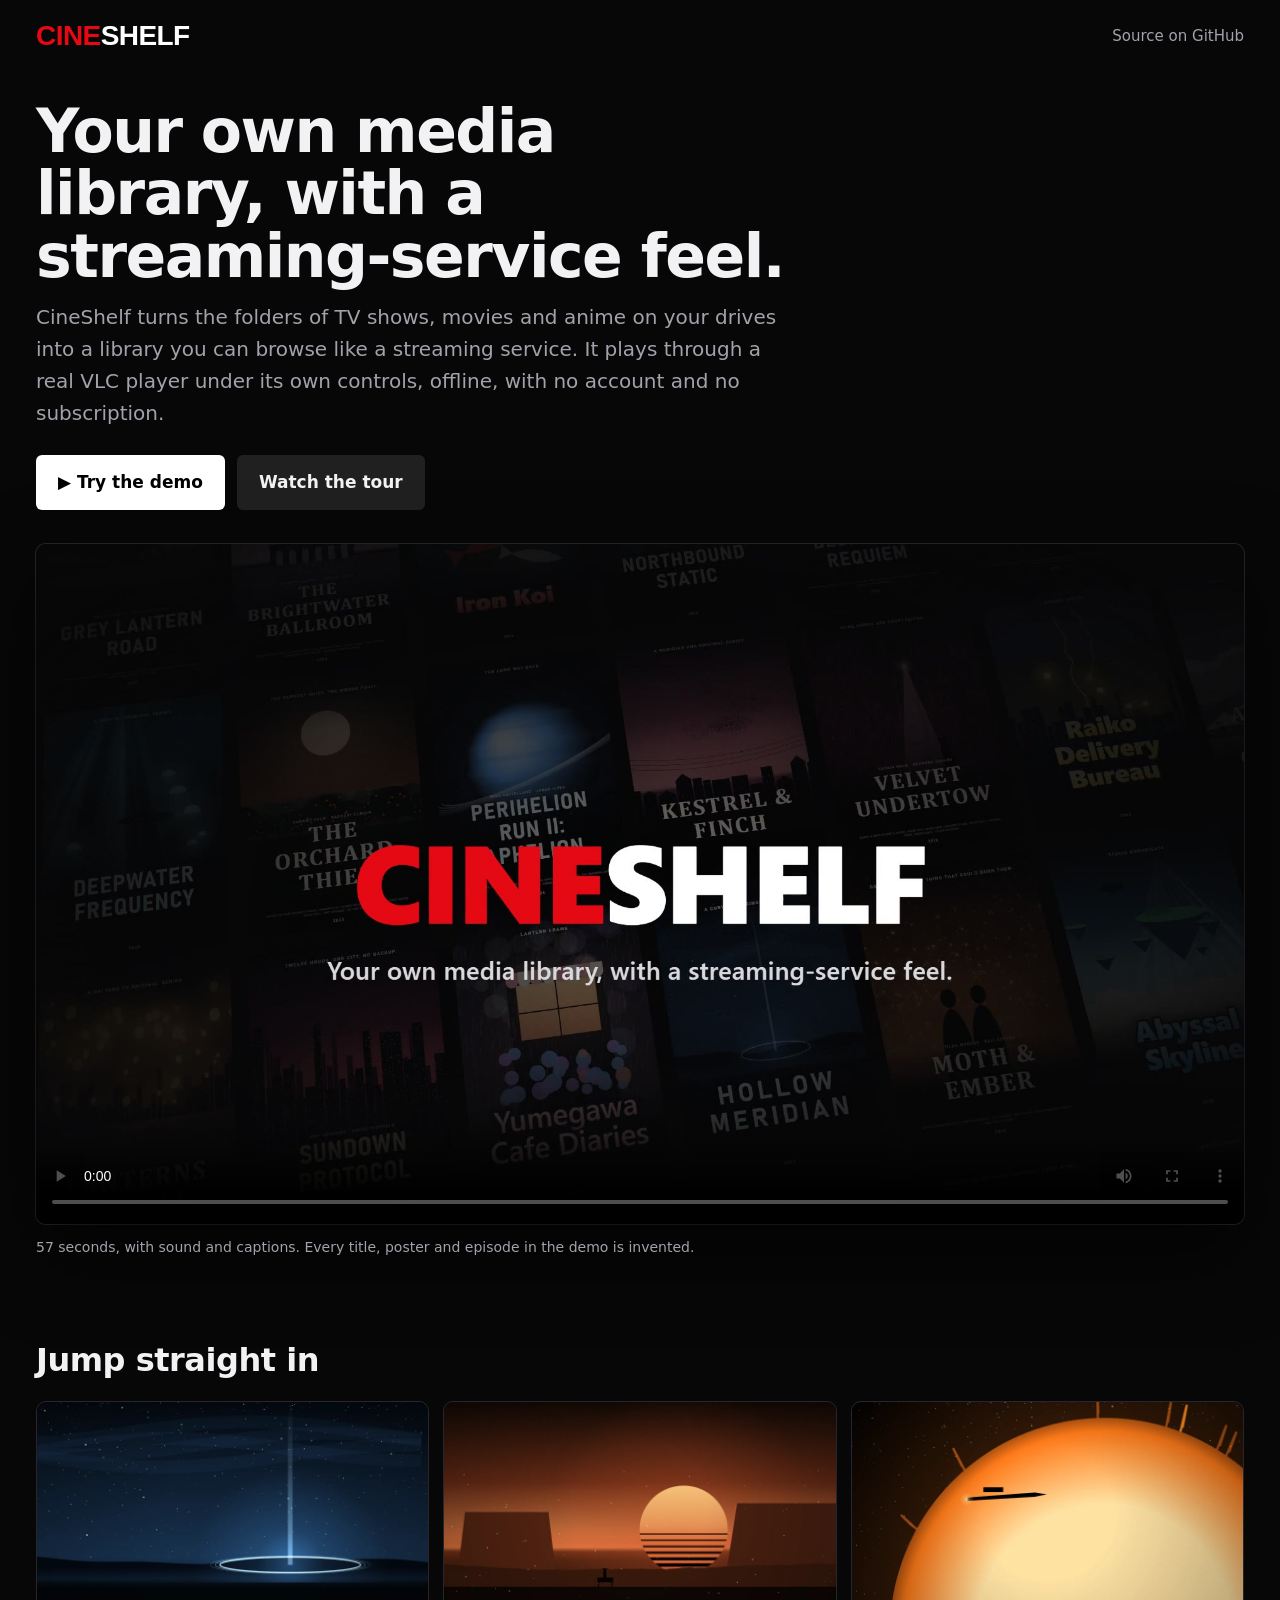
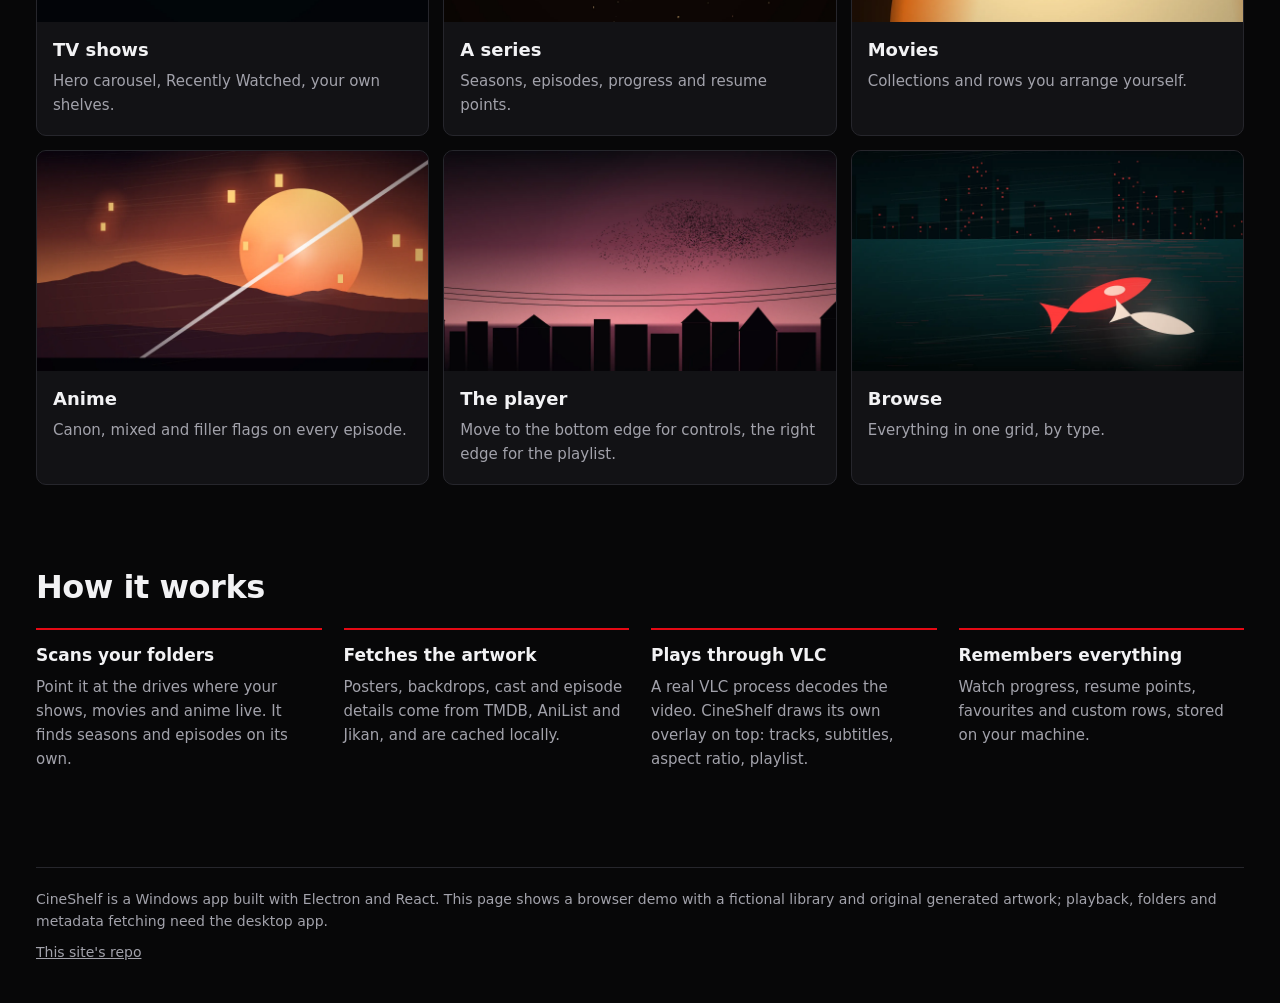
<file: index.html>
<!doctype html>
<html lang="en">
<head>
<meta charset="utf-8">
<meta name="viewport" content="width=device-width, initial-scale=1">
<title>CineShelf</title>
<meta name="description" content="A local media library for TV, movies and anime with a streaming-service feel. Watch the tour, then try the demo in your browser.">
<meta property="og:title" content="CineShelf">
<meta property="og:description" content="Your own media library, with a streaming-service feel. Try the demo in your browser.">
<meta property="og:image" content="poster.jpg">
<meta property="og:type" content="video.other">
<link rel="icon" href="data:image/svg+xml,%3Csvg xmlns='http://www.w3.org/2000/svg' viewBox='0 0 32 32'%3E%3Crect width='32' height='32' rx='6' fill='%23e50914'/%3E%3Ctext x='16' y='23' font-family='Arial Black,sans-serif' font-size='18' text-anchor='middle' fill='%23fff'%3EC%3C/text%3E%3C/svg%3E">
<style>
  :root { --bg: #070708; --panel: #121215; --line: #26262c; --ink: #f2f2f4; --muted: #a2a2ab; --red: #e50914; --red-soft: #ff5a63; }
  * { box-sizing: border-box; }
  body { margin: 0; background: var(--bg); color: var(--ink); font: 400 17px/1.6 "Segoe UI", system-ui, -apple-system, "Helvetica Neue", sans-serif; }
  .wrap { max-width: 1240px; margin: 0 auto; padding: 0 max(16px, env(safe-area-inset-left)) 0 max(16px, env(safe-area-inset-right)); }
  header { display: flex; align-items: center; justify-content: space-between; gap: 16px; padding-block: 22px; }
  .mark { font: 900 28px/1 "Segoe UI Black", "Arial Black", sans-serif; letter-spacing: -.02em; text-decoration: none; color: #fff; }
  .mark b { color: var(--red); }
  .gh { color: var(--muted); text-decoration: none; font-size: 15px; }
  .gh:hover { color: var(--ink); }
  h1 { font: 800 clamp(32px, 5.4vw, 60px)/1.04 "Segoe UI", system-ui, sans-serif; letter-spacing: -.025em; margin: 28px 0 14px; text-wrap: balance; max-width: 18ch; }
  .lede { color: var(--muted); font-size: clamp(17px, 2vw, 20px); max-width: 60ch; margin: 0 0 26px; }
  .cta { display: flex; flex-wrap: wrap; gap: 12px; margin-bottom: 34px; }
  .btn { display: inline-flex; align-items: center; gap: 10px; padding: 14px 22px; border-radius: 6px; font-weight: 600; font-size: 17px; text-decoration: none; }
  .btn.primary { background: #fff; color: #000; }
  .btn.primary:hover { background: #e6e6e6; }
  .btn.ghost { background: rgba(255,255,255,.1); color: var(--ink); }
  .btn.ghost:hover { background: rgba(255,255,255,.18); }
  .btn:focus-visible { outline: 3px solid var(--red-soft); outline-offset: 3px; }
  video { width: 100%; display: block; border-radius: 10px; background: #000; box-shadow: 0 30px 80px rgba(0,0,0,.6), 0 0 0 1px var(--line); aspect-ratio: 16 / 9; }
  .note { color: var(--muted); font-size: 14px; margin-top: 12px; }
  section { margin-top: 84px; }
  h2 { font: 800 clamp(24px, 3vw, 32px)/1.15 "Segoe UI", system-ui, sans-serif; letter-spacing: -.015em; margin: 0 0 22px; }
  .grid { display: grid; grid-template-columns: repeat(3, minmax(0, 1fr)); gap: 14px; }
  @media (max-width: 900px) { .grid { grid-template-columns: repeat(2, minmax(0, 1fr)); } }
  @media (max-width: 560px) { .grid { grid-template-columns: 1fr; } }
  .card { background: var(--panel); border: 1px solid var(--line); border-radius: 10px; overflow: hidden; display: grid; grid-template-rows: auto 1fr; text-decoration: none; color: inherit; }
  .card img { width: 100%; aspect-ratio: 16 / 9; object-fit: cover; display: block; }
  .card div { padding: 14px 16px 18px; }
  .card h3 { margin: 0 0 4px; font-size: 18px; }
  .card p { margin: 0; color: var(--muted); font-size: 15px; }
  .card:hover { border-color: #3a3a42; }
  .how { display: grid; grid-template-columns: repeat(auto-fit, minmax(240px, 1fr)); gap: 22px; }
  .how div { border-top: 2px solid var(--red); padding-top: 12px; }
  .how h3 { margin: 0 0 6px; font-size: 17px; }
  .how p { margin: 0; color: var(--muted); font-size: 15px; }
  footer { margin: 96px 0 40px; color: var(--muted); font-size: 14px; border-top: 1px solid var(--line); padding-top: 20px; display: flex; flex-wrap: wrap; gap: 8px 24px; justify-content: space-between; }
  footer a { color: var(--muted); }
</style>
</head>
<body>
<div class="wrap">
  <header>
    <a class="mark" href="./"><b>CINE</b>SHELF</a>
    <a class="gh" href="https://github.com/akash-verma-au16/CineShelf">Source on GitHub</a>
  </header>

  <h1>Your own media library, with a streaming-service feel.</h1>
  <p class="lede">CineShelf turns the folders of TV shows, movies and anime on your drives into a library you can browse like a streaming service. It plays through a real VLC player under its own controls, offline, with no account and no subscription.</p>
  <div class="cta">
    <a class="btn primary" href="app/">▶ Try the demo</a>
    <a class="btn ghost" href="#tour">Watch the tour</a>
  </div>

  <video id="tour" controls preload="metadata" poster="poster.jpg" playsinline>
    <source src="cineshelf.mp4" type="video/mp4">
    <track kind="captions" src="cineshelf.vtt" srclang="en" label="English">
  </video>
  <p class="note">57 seconds, with sound and captions. Every title, poster and episode in the demo is invented.</p>

  <section>
    <h2>Jump straight in</h2>
    <div class="grid">
      <a class="card" href="app/#/"><img src="app/demo-media/backdrops/tv-hollow-meridian.webp" alt="" loading="lazy"><div><h3>TV shows</h3><p>Hero carousel, Recently Watched, your own shelves.</p></div></a>
      <a class="card" href="app/#/series/hollow-meridian"><img src="app/demo-media/backdrops/tv-ashfall-county.webp" alt="" loading="lazy"><div><h3>A series</h3><p>Seasons, episodes, progress and resume points.</p></div></a>
      <a class="card" href="app/#/movies"><img src="app/demo-media/backdrops/mv-perihelion-run-2020.webp" alt="" loading="lazy"><div><h3>Movies</h3><p>Collections and rows you arrange yourself.</p></div></a>
      <a class="card" href="app/#/anime/blade-of-the-ninth-lantern"><img src="app/demo-media/backdrops/an-blade-of-the-ninth-lantern.webp" alt="" loading="lazy"><div><h3>Anime</h3><p>Canon, mixed and filler flags on every episode.</p></div></a>
      <a class="card" href="app/#/player-overlay"><img src="app/demo-media/backdrops/tv-kestrel-and-finch.webp" alt="" loading="lazy"><div><h3>The player</h3><p>Move to the bottom edge for controls, the right edge for the playlist.</p></div></a>
      <a class="card" href="app/#/browse"><img src="app/demo-media/backdrops/an-iron-koi.webp" alt="" loading="lazy"><div><h3>Browse</h3><p>Everything in one grid, by type.</p></div></a>
    </div>
  </section>

  <section>
    <h2>How it works</h2>
    <div class="how">
      <div><h3>Scans your folders</h3><p>Point it at the drives where your shows, movies and anime live. It finds seasons and episodes on its own.</p></div>
      <div><h3>Fetches the artwork</h3><p>Posters, backdrops, cast and episode details come from TMDB, AniList and Jikan, and are cached locally.</p></div>
      <div><h3>Plays through VLC</h3><p>A real VLC process decodes the video. CineShelf draws its own overlay on top: tracks, subtitles, aspect ratio, playlist.</p></div>
      <div><h3>Remembers everything</h3><p>Watch progress, resume points, favourites and custom rows, stored on your machine.</p></div>
    </div>
  </section>

  <footer>
    <span>CineShelf is a Windows app built with Electron and React. This page shows a browser demo with a fictional library and original generated artwork; playback, folders and metadata fetching need the desktop app.</span>
    <a href="https://github.com/akash-verma-au16/cineshelf-showcase">This site's repo</a>
  </footer>
</div>
</body>
</html>
</file>
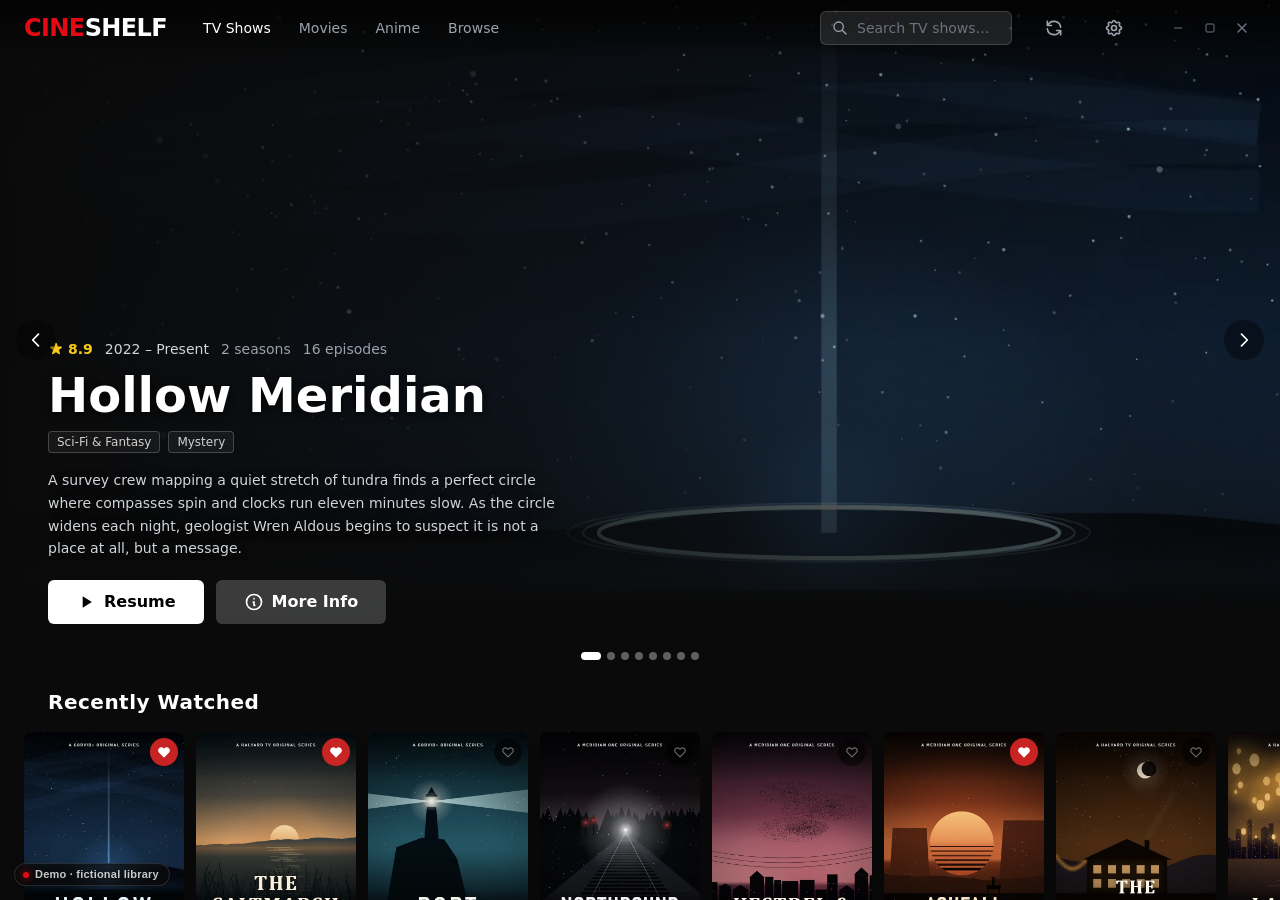
<file: app/index.html>
<!doctype html><html lang="en"><head><meta charset="utf-8"/><meta name="viewport" content="width=device-width,initial-scale=1"/><link rel="icon" href="data:,"/><title>CineShelf</title><style>*{margin:0;padding:0;box-sizing:border-box}#root,body,html{width:100%;height:100%;background:#0a0a0a}body{overflow:hidden}</style><script defer="defer" src="./static/js/main.0cdf0b2d.js"></script><link href="./static/css/main.e1169e32.css" rel="stylesheet"></head><body><noscript>JavaScript is required to run CineShelf.</noscript><div id="root"></div></body></html>
</file>
<file: app/static/css/main.e1169e32.css>
*,:after,:before{--tw-border-spacing-x:0;--tw-border-spacing-y:0;--tw-translate-x:0;--tw-translate-y:0;--tw-rotate:0;--tw-skew-x:0;--tw-skew-y:0;--tw-scale-x:1;--tw-scale-y:1;--tw-pan-x: ;--tw-pan-y: ;--tw-pinch-zoom: ;--tw-scroll-snap-strictness:proximity;--tw-gradient-from-position: ;--tw-gradient-via-position: ;--tw-gradient-to-position: ;--tw-ordinal: ;--tw-slashed-zero: ;--tw-numeric-figure: ;--tw-numeric-spacing: ;--tw-numeric-fraction: ;--tw-ring-inset: ;--tw-ring-offset-width:0px;--tw-ring-offset-color:#fff;--tw-ring-color:rgba(59,130,246,.5);--tw-ring-offset-shadow:0 0 #0000;--tw-ring-shadow:0 0 #0000;--tw-shadow:0 0 #0000;--tw-shadow-colored:0 0 #0000;--tw-blur: ;--tw-brightness: ;--tw-contrast: ;--tw-grayscale: ;--tw-hue-rotate: ;--tw-invert: ;--tw-saturate: ;--tw-sepia: ;--tw-drop-shadow: ;--tw-backdrop-blur: ;--tw-backdrop-brightness: ;--tw-backdrop-contrast: ;--tw-backdrop-grayscale: ;--tw-backdrop-hue-rotate: ;--tw-backdrop-invert: ;--tw-backdrop-opacity: ;--tw-backdrop-saturate: ;--tw-backdrop-sepia: ;--tw-contain-size: ;--tw-contain-layout: ;--tw-contain-paint: ;--tw-contain-style: }::backdrop{--tw-border-spacing-x:0;--tw-border-spacing-y:0;--tw-translate-x:0;--tw-translate-y:0;--tw-rotate:0;--tw-skew-x:0;--tw-skew-y:0;--tw-scale-x:1;--tw-scale-y:1;--tw-pan-x: ;--tw-pan-y: ;--tw-pinch-zoom: ;--tw-scroll-snap-strictness:proximity;--tw-gradient-from-position: ;--tw-gradient-via-position: ;--tw-gradient-to-position: ;--tw-ordinal: ;--tw-slashed-zero: ;--tw-numeric-figure: ;--tw-numeric-spacing: ;--tw-numeric-fraction: ;--tw-ring-inset: ;--tw-ring-offset-width:0px;--tw-ring-offset-color:#fff;--tw-ring-color:rgba(59,130,246,.5);--tw-ring-offset-shadow:0 0 #0000;--tw-ring-shadow:0 0 #0000;--tw-shadow:0 0 #0000;--tw-shadow-colored:0 0 #0000;--tw-blur: ;--tw-brightness: ;--tw-contrast: ;--tw-grayscale: ;--tw-hue-rotate: ;--tw-invert: ;--tw-saturate: ;--tw-sepia: ;--tw-drop-shadow: ;--tw-backdrop-blur: ;--tw-backdrop-brightness: ;--tw-backdrop-contrast: ;--tw-backdrop-grayscale: ;--tw-backdrop-hue-rotate: ;--tw-backdrop-invert: ;--tw-backdrop-opacity: ;--tw-backdrop-saturate: ;--tw-backdrop-sepia: ;--tw-contain-size: ;--tw-contain-layout: ;--tw-contain-paint: ;--tw-contain-style: }/*
! tailwindcss v3.4.19 | MIT License | https://tailwindcss.com
*/*,:after,:before{border:0 solid #e5e7eb;box-sizing:border-box}:after,:before{--tw-content:""}:host,html{-webkit-text-size-adjust:100%;font-feature-settings:normal;-webkit-tap-highlight-color:transparent;font-family:ui-sans-serif,system-ui,sans-serif,Apple Color Emoji,Segoe UI Emoji,Segoe UI Symbol,Noto Color Emoji;font-variation-settings:normal;line-height:1.5;-moz-tab-size:4;tab-size:4}body{line-height:inherit;margin:0}hr{border-top-width:1px;color:inherit;height:0}abbr:where([title]){-webkit-text-decoration:underline dotted;text-decoration:underline dotted}h1,h2,h3,h4,h5,h6{font-size:inherit;font-weight:inherit}a{color:inherit;text-decoration:inherit}b,strong{font-weight:bolder}code,kbd,pre,samp{font-feature-settings:normal;font-family:ui-monospace,SFMono-Regular,Menlo,Monaco,Consolas,Liberation Mono,Courier New,monospace;font-size:1em;font-variation-settings:normal}small{font-size:80%}sub,sup{font-size:75%;line-height:0;position:relative;vertical-align:initial}sub{bottom:-.25em}sup{top:-.5em}table{border-collapse:collapse;border-color:inherit;text-indent:0}button,input,optgroup,select,textarea{font-feature-settings:inherit;color:inherit;font-family:inherit;font-size:100%;font-variation-settings:inherit;font-weight:inherit;letter-spacing:inherit;line-height:inherit;margin:0;padding:0}button,select{text-transform:none}button,input:where([type=button]),input:where([type=reset]),input:where([type=submit]){-webkit-appearance:button;background-color:initial;background-image:none}:-moz-focusring{outline:auto}:-moz-ui-invalid{box-shadow:none}progress{vertical-align:initial}::-webkit-inner-spin-button,::-webkit-outer-spin-button{height:auto}[type=search]{-webkit-appearance:textfield;outline-offset:-2px}::-webkit-search-decoration{-webkit-appearance:none}::-webkit-file-upload-button{-webkit-appearance:button;font:inherit}summary{display:list-item}blockquote,dd,dl,figure,h1,h2,h3,h4,h5,h6,hr,p,pre{margin:0}fieldset{margin:0}fieldset,legend{padding:0}menu,ol,ul{list-style:none;margin:0;padding:0}dialog{padding:0}textarea{resize:vertical}input::-moz-placeholder,textarea::-moz-placeholder{color:#9ca3af;opacity:1}input::placeholder,textarea::placeholder{color:#9ca3af;opacity:1}[role=button],button{cursor:pointer}:disabled{cursor:default}audio,canvas,embed,iframe,img,object,svg,video{display:block;vertical-align:middle}img,video{height:auto;max-width:100%}[hidden]:where(:not([hidden=until-found])){display:none}#root,body,html{height:100%;width:100%}body{-webkit-font-smoothing:antialiased;background:#0a0a0a;color:#fff;font-family:Helvetica Neue,Inter,system-ui,-apple-system,sans-serif;overflow:hidden}::-webkit-scrollbar{height:5px;width:5px}::-webkit-scrollbar-track{background:transparent}::-webkit-scrollbar-thumb{background:hsla(0,0%,100%,.18);border-radius:4px}::-webkit-scrollbar-thumb:hover{background:hsla(0,0%,100%,.35)}.container{width:100%}@media (min-width:640px){.container{max-width:640px}}@media (min-width:768px){.container{max-width:768px}}@media (min-width:1024px){.container{max-width:1024px}}@media (min-width:1280px){.container{max-width:1280px}}@media (min-width:1536px){.container{max-width:1536px}}.btn-primary{--tw-bg-opacity:1;--tw-text-opacity:1;background-color:#fff;background-color:rgb(255 255 255/var(--tw-bg-opacity,1));border-radius:.375rem;color:#000;color:rgb(0 0 0/var(--tw-text-opacity,1));font-weight:600;padding:.5rem 1.5rem;transition-duration:.15s;transition-property:all;transition-timing-function:cubic-bezier(.4,0,.2,1);-moz-user-select:none;user-select:none;-webkit-user-select:none}.btn-primary:hover{background-color:hsla(0,0%,100%,.8)}.btn-primary:active{--tw-scale-x:.95;--tw-scale-y:.95;transform:translate(var(--tw-translate-x),var(--tw-translate-y)) rotate(var(--tw-rotate)) skewX(var(--tw-skew-x)) skewY(var(--tw-skew-y)) scaleX(var(--tw-scale-x)) scaleY(var(--tw-scale-y))}.btn-secondary{--tw-text-opacity:1;--tw-backdrop-blur:blur(4px);backdrop-filter:var(--tw-backdrop-blur) var(--tw-backdrop-brightness) var(--tw-backdrop-contrast) var(--tw-backdrop-grayscale) var(--tw-backdrop-hue-rotate) var(--tw-backdrop-invert) var(--tw-backdrop-opacity) var(--tw-backdrop-saturate) var(--tw-backdrop-sepia);background-color:hsla(0,0%,100%,.2);border-radius:.375rem;color:#fff;color:rgb(255 255 255/var(--tw-text-opacity,1));font-weight:600;padding:.5rem 1.5rem;transition-duration:.15s;transition-property:all;transition-timing-function:cubic-bezier(.4,0,.2,1);-moz-user-select:none;user-select:none;-webkit-user-select:none}.btn-secondary:hover{background-color:hsla(0,0%,100%,.3)}.btn-secondary:active{--tw-scale-x:.95;--tw-scale-y:.95;transform:translate(var(--tw-translate-x),var(--tw-translate-y)) rotate(var(--tw-rotate)) skewX(var(--tw-skew-x)) skewY(var(--tw-skew-y)) scaleX(var(--tw-scale-x)) scaleY(var(--tw-scale-y))}.btn-icon{border-radius:9999px;padding:.5rem;transition-duration:.15s;transition-property:all;transition-timing-function:cubic-bezier(.4,0,.2,1);-moz-user-select:none;user-select:none;-webkit-user-select:none}.btn-icon:hover{background-color:hsla(0,0%,100%,.1)}.btn-icon:active{--tw-scale-x:.9;--tw-scale-y:.9;transform:translate(var(--tw-translate-x),var(--tw-translate-y)) rotate(var(--tw-rotate)) skewX(var(--tw-skew-x)) skewY(var(--tw-skew-y)) scaleX(var(--tw-scale-x)) scaleY(var(--tw-scale-y))}.tag-badge{background-color:hsla(0,0%,100%,.05);border-color:hsla(0,0%,100%,.2);border-radius:.25rem;border-width:1px;color:hsla(0,0%,100%,.8);font-size:.75rem;font-weight:500;line-height:1rem;padding:.125rem .5rem}.input-field{--tw-text-opacity:1;background-color:hsla(0,0%,100%,.1);border-color:hsla(0,0%,100%,.15);border-radius:.5rem;border-width:1px;color:#fff;color:rgb(255 255 255/var(--tw-text-opacity,1));font-size:.875rem;line-height:1.25rem;padding:.625rem 1rem}.input-field::-moz-placeholder{--tw-placeholder-opacity:1;color:#6b7280;color:rgb(107 114 128/var(--tw-placeholder-opacity,1))}.input-field::placeholder{--tw-placeholder-opacity:1;color:#6b7280;color:rgb(107 114 128/var(--tw-placeholder-opacity,1))}.input-field{transition-duration:.15s;transition-property:color,background-color,border-color,text-decoration-color,fill,stroke;transition-timing-function:cubic-bezier(.4,0,.2,1)}.input-field:focus{background-color:hsla(0,0%,100%,.15);border-color:hsla(0,0%,100%,.3);outline:2px solid transparent;outline-offset:2px}.row-title{--tw-text-opacity:1;color:#fff;color:rgb(255 255 255/var(--tw-text-opacity,1));font-size:1.25rem;font-weight:700;letter-spacing:.025em;line-height:1.75rem;margin-bottom:.75rem;margin-left:3rem}.titlebar-drag{-webkit-app-region:drag}.titlebar-no-drag{-webkit-app-region:no-drag}.pointer-events-none{pointer-events:none}.pointer-events-auto{pointer-events:auto}.\!visible{visibility:visible!important}.visible{visibility:visible}.collapse{visibility:collapse}.static{position:static}.fixed{position:fixed}.absolute{position:absolute}.relative{position:relative}.sticky{position:sticky}.inset-0{inset:0}.inset-x-0{left:0;right:0}.inset-y-0{bottom:0;top:0}.-top-8{top:-2rem}.bottom-0{bottom:0}.bottom-1{bottom:.25rem}.bottom-5{bottom:1.25rem}.bottom-6{bottom:1.5rem}.bottom-full{bottom:100%}.left-0{left:0}.left-1\.5{left:.375rem}.left-1\/2{left:50%}.left-10{left:2.5rem}.left-16{left:4rem}.left-3{left:.75rem}.left-4{left:1rem}.left-6{left:1.5rem}.right-0{right:0}.right-1{right:.25rem}.right-1\.5{right:.375rem}.right-16{right:4rem}.right-3{right:.75rem}.right-4{right:1rem}.top-0{top:0}.top-0\.5{top:.125rem}.top-1{top:.25rem}.top-1\.5{top:.375rem}.top-1\/2{top:50%}.top-14{top:3.5rem}.top-16{top:4rem}.top-24{top:6rem}.z-10{z-index:10}.z-20{z-index:20}.z-40{z-index:40}.z-50{z-index:50}.z-\[100\]{z-index:100}.z-\[200\]{z-index:200}.-mx-1{margin-left:-.25rem;margin-right:-.25rem}.-mx-8{margin-left:-2rem;margin-right:-2rem}.mx-0\.5{margin-left:.125rem;margin-right:.125rem}.mx-4{margin-left:1rem;margin-right:1rem}.mx-6{margin-left:1.5rem;margin-right:1.5rem}.my-3{margin-bottom:.75rem;margin-top:.75rem}.-mt-28{margin-top:-7rem}.-mt-32{margin-top:-8rem}.mb-1{margin-bottom:.25rem}.mb-10{margin-bottom:2.5rem}.mb-2{margin-bottom:.5rem}.mb-3{margin-bottom:.75rem}.mb-4{margin-bottom:1rem}.mb-5{margin-bottom:1.25rem}.mb-6{margin-bottom:1.5rem}.mb-7{margin-bottom:1.75rem}.mb-8{margin-bottom:2rem}.ml-0\.5{margin-left:.125rem}.ml-1{margin-left:.25rem}.ml-1\.5{margin-left:.375rem}.ml-12{margin-left:3rem}.ml-2{margin-left:.5rem}.ml-3{margin-left:.75rem}.ml-auto{margin-left:auto}.mr-1{margin-right:.25rem}.mr-2{margin-right:.5rem}.mr-3{margin-right:.75rem}.mt-0\.5{margin-top:.125rem}.mt-1{margin-top:.25rem}.mt-1\.5{margin-top:.375rem}.mt-10{margin-top:2.5rem}.mt-12{margin-top:3rem}.mt-2{margin-top:.5rem}.mt-3{margin-top:.75rem}.mt-4{margin-top:1rem}.mt-6{margin-top:1.5rem}.mt-8{margin-top:2rem}.mt-auto{margin-top:auto}.line-clamp-1{-webkit-line-clamp:1}.line-clamp-1,.line-clamp-2{-webkit-box-orient:vertical;display:-webkit-box;overflow:hidden}.line-clamp-2{-webkit-line-clamp:2}.line-clamp-3{-webkit-line-clamp:3}.line-clamp-3,.line-clamp-4{-webkit-box-orient:vertical;display:-webkit-box;overflow:hidden}.line-clamp-4{-webkit-line-clamp:4}.block{display:block}.inline{display:inline}.flex{display:flex}.inline-flex{display:inline-flex}.table{display:table}.grid{display:grid}.hidden{display:none}.h-1{height:.25rem}.h-1\.5{height:.375rem}.h-10{height:2.5rem}.h-12{height:3rem}.h-14{height:3.5rem}.h-16{height:4rem}.h-2{height:.5rem}.h-20{height:5rem}.h-24{height:6rem}.h-3{height:.75rem}.h-3\.5{height:.875rem}.h-4{height:1rem}.h-5{height:1.25rem}.h-6{height:1.5rem}.h-64{height:16rem}.h-7{height:1.75rem}.h-8{height:2rem}.h-9{height:2.25rem}.h-\[240px\]{height:240px}.h-\[380px\]{height:380px}.h-\[3px\]{height:3px}.h-\[calc\(100vh-4rem\)\]{height:calc(100vh - 4rem)}.h-full{height:100%}.h-px{height:1px}.h-screen{height:100vh}.max-h-32{max-height:8rem}.max-h-64{max-height:16rem}.max-h-\[60vh\]{max-height:60vh}.min-h-full{min-height:100%}.min-h-screen{min-height:100vh}.w-1\.5{width:.375rem}.w-10{width:2.5rem}.w-12{width:3rem}.w-14{width:3.5rem}.w-16{width:4rem}.w-2{width:.5rem}.w-20{width:5rem}.w-24{width:6rem}.w-3{width:.75rem}.w-3\.5{width:.875rem}.w-36{width:9rem}.w-4{width:1rem}.w-40{width:10rem}.w-48{width:12rem}.w-5{width:1.25rem}.w-56{width:14rem}.w-6{width:1.5rem}.w-7{width:1.75rem}.w-72{width:18rem}.w-8{width:2rem}.w-9{width:2.25rem}.w-\[300px\]{width:300px}.w-fit{width:-moz-fit-content;width:fit-content}.w-full{width:100%}.min-w-0{min-width:0}.min-w-48{min-width:12rem}.min-w-\[140px\]{min-width:140px}.min-w-\[148px\]{min-width:148px}.min-w-\[180px\]{min-width:180px}.min-w-\[240px\]{min-width:240px}.min-w-\[260px\]{min-width:260px}.min-w-\[3rem\]{min-width:3rem}.max-w-2xl{max-width:42rem}.max-w-3xl{max-width:48rem}.max-w-lg{max-width:32rem}.max-w-md{max-width:28rem}.max-w-sm{max-width:24rem}.max-w-xl{max-width:36rem}.flex-1{flex:1 1}.flex-shrink-0,.shrink-0{flex-shrink:0}.-translate-x-1\/2{--tw-translate-x:-50%}.-translate-x-1\/2,.-translate-y-1\/2{transform:translate(var(--tw-translate-x),var(--tw-translate-y)) rotate(var(--tw-rotate)) skewX(var(--tw-skew-x)) skewY(var(--tw-skew-y)) scaleX(var(--tw-scale-x)) scaleY(var(--tw-scale-y))}.-translate-y-1\/2{--tw-translate-y:-50%}.translate-x-0\.5{--tw-translate-x:0.125rem}.translate-x-0\.5,.translate-x-4{transform:translate(var(--tw-translate-x),var(--tw-translate-y)) rotate(var(--tw-rotate)) skewX(var(--tw-skew-x)) skewY(var(--tw-skew-y)) scaleX(var(--tw-scale-x)) scaleY(var(--tw-scale-y))}.translate-x-4{--tw-translate-x:1rem}.translate-x-5{--tw-translate-x:1.25rem}.rotate-180,.translate-x-5{transform:translate(var(--tw-translate-x),var(--tw-translate-y)) rotate(var(--tw-rotate)) skewX(var(--tw-skew-x)) skewY(var(--tw-skew-y)) scaleX(var(--tw-scale-x)) scaleY(var(--tw-scale-y))}.rotate-180{--tw-rotate:180deg}.rotate-90{--tw-rotate:90deg}.rotate-90,.scale-75{transform:translate(var(--tw-translate-x),var(--tw-translate-y)) rotate(var(--tw-rotate)) skewX(var(--tw-skew-x)) skewY(var(--tw-skew-y)) scaleX(var(--tw-scale-x)) scaleY(var(--tw-scale-y))}.scale-75{--tw-scale-x:.75;--tw-scale-y:.75}.transform{transform:translate(var(--tw-translate-x),var(--tw-translate-y)) rotate(var(--tw-rotate)) skewX(var(--tw-skew-x)) skewY(var(--tw-skew-y)) scaleX(var(--tw-scale-x)) scaleY(var(--tw-scale-y))}@keyframes pulse{50%{opacity:.5}}.animate-pulse{animation:pulse 2s cubic-bezier(.4,0,.6,1) infinite}@keyframes slideUp{0%{opacity:0;transform:translate(-50%,16px)}to{opacity:1;transform:translate(-50%)}}.animate-slide-up{animation:slideUp .3s ease-out}@keyframes spin{to{transform:rotate(1turn)}}.animate-spin{animation:spin 1s linear infinite}.cursor-grab{cursor:grab}.cursor-grabbing{cursor:grabbing}.cursor-pointer{cursor:pointer}.cursor-text{cursor:text}.touch-none{touch-action:none}.select-none{-webkit-user-select:none;-moz-user-select:none;user-select:none}.resize-none{resize:none}.grid-cols-1{grid-template-columns:repeat(1,minmax(0,1fr))}.grid-cols-2{grid-template-columns:repeat(2,minmax(0,1fr))}.grid-cols-3{grid-template-columns:repeat(3,minmax(0,1fr))}.grid-cols-4{grid-template-columns:repeat(4,minmax(0,1fr))}.flex-col{flex-direction:column}.flex-wrap{flex-wrap:wrap}.items-start{align-items:flex-start}.items-end{align-items:flex-end}.items-center{align-items:center}.justify-start{justify-content:flex-start}.justify-end{justify-content:flex-end}.justify-center{justify-content:center}.justify-between{justify-content:space-between}.gap-0\.5{gap:.125rem}.gap-1{gap:.25rem}.gap-1\.5{gap:.375rem}.gap-2{gap:.5rem}.gap-3{gap:.75rem}.gap-4{gap:1rem}.gap-5{gap:1.25rem}.gap-6{gap:1.5rem}.gap-8{gap:2rem}.gap-x-4{-moz-column-gap:1rem;column-gap:1rem}.gap-x-6{-moz-column-gap:1.5rem;column-gap:1.5rem}.gap-y-1{row-gap:.25rem}.gap-y-1\.5{row-gap:.375rem}.space-y-0\.5>:not([hidden])~:not([hidden]){--tw-space-y-reverse:0;margin-bottom:calc(.125rem*var(--tw-space-y-reverse));margin-top:calc(.125rem*(1 - var(--tw-space-y-reverse)))}.space-y-1>:not([hidden])~:not([hidden]){--tw-space-y-reverse:0;margin-bottom:calc(.25rem*var(--tw-space-y-reverse));margin-top:calc(.25rem*(1 - var(--tw-space-y-reverse)))}.space-y-1\.5>:not([hidden])~:not([hidden]){--tw-space-y-reverse:0;margin-bottom:calc(.375rem*var(--tw-space-y-reverse));margin-top:calc(.375rem*(1 - var(--tw-space-y-reverse)))}.space-y-2>:not([hidden])~:not([hidden]){--tw-space-y-reverse:0;margin-bottom:calc(.5rem*var(--tw-space-y-reverse));margin-top:calc(.5rem*(1 - var(--tw-space-y-reverse)))}.space-y-3>:not([hidden])~:not([hidden]){--tw-space-y-reverse:0;margin-bottom:calc(.75rem*var(--tw-space-y-reverse));margin-top:calc(.75rem*(1 - var(--tw-space-y-reverse)))}.divide-y>:not([hidden])~:not([hidden]){--tw-divide-y-reverse:0;border-bottom-width:calc(1px*var(--tw-divide-y-reverse));border-top-width:calc(1px*(1 - var(--tw-divide-y-reverse)))}.divide-white\/5>:not([hidden])~:not([hidden]){border-color:hsla(0,0%,100%,.05)}.divide-white\/\[0\.04\]>:not([hidden])~:not([hidden]){border-color:hsla(0,0%,100%,.04)}.self-start{align-self:flex-start}.overflow-hidden{overflow:hidden}.overflow-x-auto{overflow-x:auto}.overflow-y-auto{overflow-y:auto}.overflow-x-hidden{overflow-x:hidden}.truncate{overflow:hidden;text-overflow:ellipsis}.truncate,.whitespace-nowrap{white-space:nowrap}.rounded{border-radius:.25rem}.rounded-2xl{border-radius:1rem}.rounded-full{border-radius:9999px}.rounded-lg{border-radius:.5rem}.rounded-md{border-radius:.375rem}.rounded-xl{border-radius:.75rem}.border{border-width:1px}.border-2{border-width:2px}.border-\[3px\]{border-width:3px}.border-b{border-bottom-width:1px}.border-b-2{border-bottom-width:2px}.border-r{border-right-width:1px}.border-t{border-top-width:1px}.border-dashed{border-style:dashed}.border-\[\#e50914\]{--tw-border-opacity:1;border-color:#e50914;border-color:rgb(229 9 20/var(--tw-border-opacity,1))}.border-\[\#e50914\]\/70{border-color:rgba(229,9,20,.7)}.border-black\/40{border-color:rgba(0,0,0,.4)}.border-blue-500\/25{border-color:rgba(59,130,246,.25)}.border-blue-500\/30{border-color:rgba(59,130,246,.3)}.border-blue-500\/40{border-color:rgba(59,130,246,.4)}.border-gray-500{--tw-border-opacity:1;border-color:#6b7280;border-color:rgb(107 114 128/var(--tw-border-opacity,1))}.border-green-500\/25{border-color:rgba(34,197,94,.25)}.border-green-500\/30{border-color:rgba(34,197,94,.3)}.border-green-500\/40{border-color:rgba(34,197,94,.4)}.border-pink-500\/30{border-color:rgba(236,72,153,.3)}.border-purple-500\/25{border-color:rgba(168,85,247,.25)}.border-red-500\/30{border-color:rgba(239,68,68,.3)}.border-white\/10{border-color:hsla(0,0%,100%,.1)}.border-white\/15{border-color:hsla(0,0%,100%,.15)}.border-white\/20{border-color:hsla(0,0%,100%,.2)}.border-white\/60{border-color:hsla(0,0%,100%,.6)}.border-yellow-500\/25{border-color:rgba(234,179,8,.25)}.border-yellow-500\/30{border-color:rgba(234,179,8,.3)}.border-yellow-500\/40{border-color:rgba(234,179,8,.4)}.border-t-black{--tw-border-opacity:1;border-top-color:#000;border-top-color:rgb(0 0 0/var(--tw-border-opacity,1))}.border-t-gray-300{--tw-border-opacity:1;border-top-color:#d1d5db;border-top-color:rgb(209 213 219/var(--tw-border-opacity,1))}.border-t-white{--tw-border-opacity:1;border-top-color:#fff;border-top-color:rgb(255 255 255/var(--tw-border-opacity,1))}.bg-\[\#0a0a0a\]{--tw-bg-opacity:1;background-color:#0a0a0a;background-color:rgb(10 10 10/var(--tw-bg-opacity,1))}.bg-\[\#0a0a0a\]\/95{background-color:hsla(0,0%,4%,.95)}.bg-\[\#0a0a0f\]{--tw-bg-opacity:1;background-color:#0a0a0f;background-color:rgb(10 10 15/var(--tw-bg-opacity,1))}.bg-\[\#0d0d0d\]{--tw-bg-opacity:1;background-color:#0d0d0d;background-color:rgb(13 13 13/var(--tw-bg-opacity,1))}.bg-\[\#151515\]{--tw-bg-opacity:1;background-color:#151515;background-color:rgb(21 21 21/var(--tw-bg-opacity,1))}.bg-\[\#181818\]{--tw-bg-opacity:1;background-color:#181818;background-color:rgb(24 24 24/var(--tw-bg-opacity,1))}.bg-\[\#1a1a1a\]{--tw-bg-opacity:1;background-color:#1a1a1a;background-color:rgb(26 26 26/var(--tw-bg-opacity,1))}.bg-\[\#1c1c1c\]{--tw-bg-opacity:1;background-color:#1c1c1c;background-color:rgb(28 28 28/var(--tw-bg-opacity,1))}.bg-\[\#1e1e1e\]{--tw-bg-opacity:1;background-color:#1e1e1e;background-color:rgb(30 30 30/var(--tw-bg-opacity,1))}.bg-\[\#222\]{--tw-bg-opacity:1;background-color:#222;background-color:rgb(34 34 34/var(--tw-bg-opacity,1))}.bg-\[\#2a2a2a\]{--tw-bg-opacity:1;background-color:#2a2a2a;background-color:rgb(42 42 42/var(--tw-bg-opacity,1))}.bg-\[\#e50914\]{--tw-bg-opacity:1;background-color:#e50914;background-color:rgb(229 9 20/var(--tw-bg-opacity,1))}.bg-black{--tw-bg-opacity:1;background-color:#000;background-color:rgb(0 0 0/var(--tw-bg-opacity,1))}.bg-black\/0{background-color:transparent}.bg-black\/20{background-color:rgba(0,0,0,.2)}.bg-black\/30{background-color:rgba(0,0,0,.3)}.bg-black\/40{background-color:rgba(0,0,0,.4)}.bg-black\/50{background-color:rgba(0,0,0,.5)}.bg-black\/70{background-color:rgba(0,0,0,.7)}.bg-black\/75{background-color:rgba(0,0,0,.75)}.bg-black\/80{background-color:rgba(0,0,0,.8)}.bg-blue-400{--tw-bg-opacity:1;background-color:#60a5fa;background-color:rgb(96 165 250/var(--tw-bg-opacity,1))}.bg-blue-500{--tw-bg-opacity:1;background-color:#3b82f6;background-color:rgb(59 130 246/var(--tw-bg-opacity,1))}.bg-blue-500\/15{background-color:rgba(59,130,246,.15)}.bg-blue-500\/20{background-color:rgba(59,130,246,.2)}.bg-blue-600\/80{background-color:rgba(37,99,235,.8)}.bg-gray-600{--tw-bg-opacity:1;background-color:#4b5563;background-color:rgb(75 85 99/var(--tw-bg-opacity,1))}.bg-green-400{--tw-bg-opacity:1;background-color:#4ade80;background-color:rgb(74 222 128/var(--tw-bg-opacity,1))}.bg-green-500{--tw-bg-opacity:1;background-color:#22c55e;background-color:rgb(34 197 94/var(--tw-bg-opacity,1))}.bg-green-500\/15{background-color:rgba(34,197,94,.15)}.bg-green-500\/20{background-color:rgba(34,197,94,.2)}.bg-green-600{--tw-bg-opacity:1;background-color:#16a34a;background-color:rgb(22 163 74/var(--tw-bg-opacity,1))}.bg-green-600\/80{background-color:rgba(22,163,74,.8)}.bg-pink-600\/20{background-color:rgba(219,39,119,.2)}.bg-purple-500\/15{background-color:rgba(168,85,247,.15)}.bg-purple-600{--tw-bg-opacity:1;background-color:#9333ea;background-color:rgb(147 51 234/var(--tw-bg-opacity,1))}.bg-red-500{--tw-bg-opacity:1;background-color:#ef4444;background-color:rgb(239 68 68/var(--tw-bg-opacity,1))}.bg-red-500\/15{background-color:rgba(239,68,68,.15)}.bg-red-500\/20{background-color:rgba(239,68,68,.2)}.bg-red-500\/5{background-color:rgba(239,68,68,.05)}.bg-red-600{--tw-bg-opacity:1;background-color:#dc2626;background-color:rgb(220 38 38/var(--tw-bg-opacity,1))}.bg-red-600\/90{background-color:rgba(220,38,38,.9)}.bg-red-900\/20{background-color:rgba(127,29,29,.2)}.bg-transparent{background-color:initial}.bg-violet-500{--tw-bg-opacity:1;background-color:#8b5cf6;background-color:rgb(139 92 246/var(--tw-bg-opacity,1))}.bg-violet-600{--tw-bg-opacity:1;background-color:#7c3aed;background-color:rgb(124 58 237/var(--tw-bg-opacity,1))}.bg-white{--tw-bg-opacity:1;background-color:#fff;background-color:rgb(255 255 255/var(--tw-bg-opacity,1))}.bg-white\/0{background-color:hsla(0,0%,100%,0)}.bg-white\/10{background-color:hsla(0,0%,100%,.1)}.bg-white\/15{background-color:hsla(0,0%,100%,.15)}.bg-white\/20{background-color:hsla(0,0%,100%,.2)}.bg-white\/25{background-color:hsla(0,0%,100%,.25)}.bg-white\/30{background-color:hsla(0,0%,100%,.3)}.bg-white\/35{background-color:hsla(0,0%,100%,.35)}.bg-white\/5{background-color:hsla(0,0%,100%,.05)}.bg-white\/90{background-color:hsla(0,0%,100%,.9)}.bg-white\/\[0\.03\]{background-color:hsla(0,0%,100%,.03)}.bg-yellow-400{--tw-bg-opacity:1;background-color:#facc15;background-color:rgb(250 204 21/var(--tw-bg-opacity,1))}.bg-yellow-500{--tw-bg-opacity:1;background-color:#eab308;background-color:rgb(234 179 8/var(--tw-bg-opacity,1))}.bg-yellow-500\/15{background-color:rgba(234,179,8,.15)}.bg-yellow-500\/20{background-color:rgba(234,179,8,.2)}.bg-yellow-600\/80{background-color:rgba(202,138,4,.8)}.bg-yellow-900\/90{background-color:rgba(113,63,18,.9)}.bg-gradient-to-b{background-image:linear-gradient(to bottom,var(--tw-gradient-stops))}.bg-gradient-to-r{background-image:linear-gradient(to right,var(--tw-gradient-stops))}.bg-gradient-to-t{background-image:linear-gradient(to top,var(--tw-gradient-stops))}.from-\[\#0a0a0a\]{--tw-gradient-from:#0a0a0a var(--tw-gradient-from-position);--tw-gradient-to:hsla(0,0%,4%,0) var(--tw-gradient-to-position);--tw-gradient-stops:var(--tw-gradient-from),var(--tw-gradient-to)}.from-\[\#0a0a0a\]\/70{--tw-gradient-from:hsla(0,0%,4%,.7) var(--tw-gradient-from-position);--tw-gradient-to:hsla(0,0%,4%,0) var(--tw-gradient-to-position);--tw-gradient-stops:var(--tw-gradient-from),var(--tw-gradient-to)}.from-\[\#0a0a0a\]\/80{--tw-gradient-from:hsla(0,0%,4%,.8) var(--tw-gradient-from-position);--tw-gradient-to:hsla(0,0%,4%,0) var(--tw-gradient-to-position);--tw-gradient-stops:var(--tw-gradient-from),var(--tw-gradient-to)}.from-\[\#0a0a0f\]{--tw-gradient-from:#0a0a0f var(--tw-gradient-from-position);--tw-gradient-to:rgba(10,10,15,0) var(--tw-gradient-to-position);--tw-gradient-stops:var(--tw-gradient-from),var(--tw-gradient-to)}.from-\[\#0a0a0f\]\/80{--tw-gradient-from:rgba(10,10,15,.8) var(--tw-gradient-from-position);--tw-gradient-to:rgba(10,10,15,0) var(--tw-gradient-to-position);--tw-gradient-stops:var(--tw-gradient-from),var(--tw-gradient-to)}.from-\[\#141414\]{--tw-gradient-from:#141414 var(--tw-gradient-from-position);--tw-gradient-to:hsla(0,0%,8%,0) var(--tw-gradient-to-position);--tw-gradient-stops:var(--tw-gradient-from),var(--tw-gradient-to)}.from-\[\#e50914\]{--tw-gradient-from:#e50914 var(--tw-gradient-from-position);--tw-gradient-to:rgba(229,9,20,0) var(--tw-gradient-to-position);--tw-gradient-stops:var(--tw-gradient-from),var(--tw-gradient-to)}.from-\[\#e50914\]\/20{--tw-gradient-from:rgba(229,9,20,.2) var(--tw-gradient-from-position);--tw-gradient-to:rgba(229,9,20,0) var(--tw-gradient-to-position);--tw-gradient-stops:var(--tw-gradient-from),var(--tw-gradient-to)}.from-black\/70{--tw-gradient-from:rgba(0,0,0,.7) var(--tw-gradient-from-position);--tw-gradient-to:transparent var(--tw-gradient-to-position);--tw-gradient-stops:var(--tw-gradient-from),var(--tw-gradient-to)}.from-black\/80{--tw-gradient-from:rgba(0,0,0,.8) var(--tw-gradient-from-position);--tw-gradient-to:transparent var(--tw-gradient-to-position);--tw-gradient-stops:var(--tw-gradient-from),var(--tw-gradient-to)}.from-black\/90{--tw-gradient-from:rgba(0,0,0,.9) var(--tw-gradient-from-position);--tw-gradient-to:transparent var(--tw-gradient-to-position);--tw-gradient-stops:var(--tw-gradient-from),var(--tw-gradient-to)}.from-gray-900{--tw-gradient-from:#111827 var(--tw-gradient-from-position);--tw-gradient-to:rgba(17,24,39,0) var(--tw-gradient-to-position);--tw-gradient-stops:var(--tw-gradient-from),var(--tw-gradient-to)}.from-transparent{--tw-gradient-from:transparent var(--tw-gradient-from-position);--tw-gradient-to:transparent var(--tw-gradient-to-position);--tw-gradient-stops:var(--tw-gradient-from),var(--tw-gradient-to)}.via-\[\#0a0a0a\]\/20{--tw-gradient-to:hsla(0,0%,4%,0) var(--tw-gradient-to-position);--tw-gradient-stops:var(--tw-gradient-from),hsla(0,0%,4%,.2) var(--tw-gradient-via-position),var(--tw-gradient-to)}.via-\[\#0a0a0a\]\/60{--tw-gradient-to:hsla(0,0%,4%,0) var(--tw-gradient-to-position);--tw-gradient-stops:var(--tw-gradient-from),hsla(0,0%,4%,.6) var(--tw-gradient-via-position),var(--tw-gradient-to)}.via-\[\#0a0a0f\]\/60{--tw-gradient-to:rgba(10,10,15,0) var(--tw-gradient-to-position);--tw-gradient-stops:var(--tw-gradient-from),rgba(10,10,15,.6) var(--tw-gradient-via-position),var(--tw-gradient-to)}.via-transparent{--tw-gradient-to:transparent var(--tw-gradient-to-position);--tw-gradient-stops:var(--tw-gradient-from),transparent var(--tw-gradient-via-position),var(--tw-gradient-to)}.to-\[\#1a1a1a\]{--tw-gradient-to:#1a1a1a var(--tw-gradient-to-position)}.to-\[\#202020\]{--tw-gradient-to:#202020 var(--tw-gradient-to-position)}.to-\[\#fff\]\/10{--tw-gradient-to:hsla(0,0%,100%,.1) var(--tw-gradient-to-position)}.to-\[\#fff\]\/60{--tw-gradient-to:hsla(0,0%,100%,.6) var(--tw-gradient-to-position)}.to-gray-800{--tw-gradient-to:#1f2937 var(--tw-gradient-to-position)}.to-transparent{--tw-gradient-to:transparent var(--tw-gradient-to-position)}.object-cover{object-fit:cover}.object-top{object-position:top}.p-0\.5{padding:.125rem}.p-1{padding:.25rem}.p-1\.5{padding:.375rem}.p-10{padding:2.5rem}.p-2\.5{padding:.625rem}.p-3{padding:.75rem}.p-4{padding:1rem}.p-5{padding:1.25rem}.p-6{padding:1.5rem}.px-0\.5{padding-left:.125rem;padding-right:.125rem}.px-1{padding-left:.25rem;padding-right:.25rem}.px-1\.5{padding-left:.375rem;padding-right:.375rem}.px-10{padding-left:2.5rem;padding-right:2.5rem}.px-12{padding-left:3rem;padding-right:3rem}.px-2{padding-left:.5rem;padding-right:.5rem}.px-2\.5{padding-left:.625rem;padding-right:.625rem}.px-3{padding-left:.75rem;padding-right:.75rem}.px-4{padding-left:1rem;padding-right:1rem}.px-5{padding-left:1.25rem;padding-right:1.25rem}.px-6{padding-left:1.5rem;padding-right:1.5rem}.px-7{padding-left:1.75rem;padding-right:1.75rem}.px-8{padding-left:2rem;padding-right:2rem}.py-0\.5{padding-bottom:.125rem;padding-top:.125rem}.py-1{padding-bottom:.25rem;padding-top:.25rem}.py-1\.5{padding-bottom:.375rem;padding-top:.375rem}.py-10{padding-bottom:2.5rem;padding-top:2.5rem}.py-16{padding-bottom:4rem;padding-top:4rem}.py-2{padding-bottom:.5rem;padding-top:.5rem}.py-2\.5{padding-bottom:.625rem;padding-top:.625rem}.py-24{padding-bottom:6rem;padding-top:6rem}.py-3{padding-bottom:.75rem;padding-top:.75rem}.py-32{padding-bottom:8rem;padding-top:8rem}.py-4{padding-bottom:1rem;padding-top:1rem}.py-7{padding-bottom:1.75rem;padding-top:1.75rem}.py-8{padding-bottom:2rem;padding-top:2rem}.pb-1{padding-bottom:.25rem}.pb-12{padding-bottom:3rem}.pb-14{padding-bottom:3.5rem}.pb-16{padding-bottom:4rem}.pb-2{padding-bottom:.5rem}.pb-20{padding-bottom:5rem}.pb-4{padding-bottom:1rem}.pb-5{padding-bottom:1.25rem}.pl-10{padding-left:2.5rem}.pl-2{padding-left:.5rem}.pl-4{padding-left:1rem}.pl-6{padding-left:1.5rem}.pl-9{padding-left:2.25rem}.pr-10{padding-right:2.5rem}.pr-12{padding-right:3rem}.pr-2{padding-right:.5rem}.pr-4{padding-right:1rem}.pr-6{padding-right:1.5rem}.pr-8{padding-right:2rem}.pt-0\.5{padding-top:.125rem}.pt-1{padding-top:.25rem}.pt-16{padding-top:4rem}.pt-2{padding-top:.5rem}.pt-20{padding-top:5rem}.pt-28{padding-top:7rem}.pt-3{padding-top:.75rem}.pt-4{padding-top:1rem}.pt-6{padding-top:1.5rem}.text-left{text-align:left}.text-center{text-align:center}.text-right{text-align:right}.font-mono{font-family:ui-monospace,SFMono-Regular,Menlo,Monaco,Consolas,Liberation Mono,Courier New,monospace}.font-sans{font-family:ui-sans-serif,system-ui,sans-serif,Apple Color Emoji,Segoe UI Emoji,Segoe UI Symbol,Noto Color Emoji}.text-2xl{font-size:1.5rem;line-height:2rem}.text-4xl{font-size:2.25rem;line-height:2.5rem}.text-5xl{font-size:3rem;line-height:1}.text-6xl{font-size:3.75rem;line-height:1}.text-8xl{font-size:6rem;line-height:1}.text-\[10px\]{font-size:10px}.text-\[11px\]{font-size:11px}.text-\[12px\]{font-size:12px}.text-\[9px\]{font-size:9px}.text-base{font-size:1rem;line-height:1.5rem}.text-lg{font-size:1.125rem;line-height:1.75rem}.text-sm{font-size:.875rem;line-height:1.25rem}.text-xl{font-size:1.25rem;line-height:1.75rem}.text-xs{font-size:.75rem;line-height:1rem}.font-black{font-weight:900}.font-bold{font-weight:700}.font-medium{font-weight:500}.font-normal{font-weight:400}.font-semibold{font-weight:600}.uppercase{text-transform:uppercase}.lowercase{text-transform:lowercase}.capitalize{text-transform:capitalize}.normal-case{text-transform:none}.italic{font-style:italic}.tabular-nums{--tw-numeric-spacing:tabular-nums;font-feature-settings:var(--tw-ordinal) var(--tw-slashed-zero) var(--tw-numeric-figure) var(--tw-numeric-spacing) var(--tw-numeric-fraction);font-variant-numeric:var(--tw-ordinal) var(--tw-slashed-zero) var(--tw-numeric-figure) var(--tw-numeric-spacing) var(--tw-numeric-fraction)}.leading-6{line-height:1.5rem}.leading-none{line-height:1}.leading-relaxed{line-height:1.625}.leading-tight{line-height:1.25}.tracking-tight{letter-spacing:-.025em}.tracking-wide{letter-spacing:.025em}.tracking-wider{letter-spacing:.05em}.tracking-widest{letter-spacing:.1em}.text-\[\#e50914\]{--tw-text-opacity:1;color:#e50914;color:rgb(229 9 20/var(--tw-text-opacity,1))}.text-\[\#e50914\]\/70{color:rgba(229,9,20,.7)}.text-amber-400{--tw-text-opacity:1;color:#fbbf24;color:rgb(251 191 36/var(--tw-text-opacity,1))}.text-black{--tw-text-opacity:1;color:#000;color:rgb(0 0 0/var(--tw-text-opacity,1))}.text-black\/0{color:transparent}.text-black\/60{color:rgba(0,0,0,.6)}.text-blue-100{--tw-text-opacity:1;color:#dbeafe;color:rgb(219 234 254/var(--tw-text-opacity,1))}.text-blue-300{--tw-text-opacity:1;color:#93c5fd;color:rgb(147 197 253/var(--tw-text-opacity,1))}.text-blue-400{--tw-text-opacity:1;color:#60a5fa;color:rgb(96 165 250/var(--tw-text-opacity,1))}.text-gray-200{--tw-text-opacity:1;color:#e5e7eb;color:rgb(229 231 235/var(--tw-text-opacity,1))}.text-gray-300{--tw-text-opacity:1;color:#d1d5db;color:rgb(209 213 219/var(--tw-text-opacity,1))}.text-gray-400{--tw-text-opacity:1;color:#9ca3af;color:rgb(156 163 175/var(--tw-text-opacity,1))}.text-gray-500{--tw-text-opacity:1;color:#6b7280;color:rgb(107 114 128/var(--tw-text-opacity,1))}.text-gray-600{--tw-text-opacity:1;color:#4b5563;color:rgb(75 85 99/var(--tw-text-opacity,1))}.text-gray-700{--tw-text-opacity:1;color:#374151;color:rgb(55 65 81/var(--tw-text-opacity,1))}.text-gray-800{--tw-text-opacity:1;color:#1f2937;color:rgb(31 41 55/var(--tw-text-opacity,1))}.text-green-100{--tw-text-opacity:1;color:#dcfce7;color:rgb(220 252 231/var(--tw-text-opacity,1))}.text-green-300{--tw-text-opacity:1;color:#86efac;color:rgb(134 239 172/var(--tw-text-opacity,1))}.text-green-400{--tw-text-opacity:1;color:#4ade80;color:rgb(74 222 128/var(--tw-text-opacity,1))}.text-green-500\/70{color:rgba(34,197,94,.7)}.text-pink-400{--tw-text-opacity:1;color:#f472b6;color:rgb(244 114 182/var(--tw-text-opacity,1))}.text-purple-400{--tw-text-opacity:1;color:#c084fc;color:rgb(192 132 252/var(--tw-text-opacity,1))}.text-red-300{--tw-text-opacity:1;color:#fca5a5;color:rgb(252 165 165/var(--tw-text-opacity,1))}.text-red-400{--tw-text-opacity:1;color:#f87171;color:rgb(248 113 113/var(--tw-text-opacity,1))}.text-red-400\/70{color:hsla(0,91%,71%,.7)}.text-violet-400{--tw-text-opacity:1;color:#a78bfa;color:rgb(167 139 250/var(--tw-text-opacity,1))}.text-white{--tw-text-opacity:1;color:#fff;color:rgb(255 255 255/var(--tw-text-opacity,1))}.text-white\/30{color:hsla(0,0%,100%,.3)}.text-white\/40{color:hsla(0,0%,100%,.4)}.text-white\/50{color:hsla(0,0%,100%,.5)}.text-white\/60{color:hsla(0,0%,100%,.6)}.text-white\/70{color:hsla(0,0%,100%,.7)}.text-white\/80{color:hsla(0,0%,100%,.8)}.text-yellow-100{--tw-text-opacity:1;color:#fef9c3;color:rgb(254 249 195/var(--tw-text-opacity,1))}.text-yellow-200{--tw-text-opacity:1;color:#fef08a;color:rgb(254 240 138/var(--tw-text-opacity,1))}.text-yellow-300{--tw-text-opacity:1;color:#fde047;color:rgb(253 224 71/var(--tw-text-opacity,1))}.text-yellow-400{--tw-text-opacity:1;color:#facc15;color:rgb(250 204 21/var(--tw-text-opacity,1))}.placeholder-gray-500::-moz-placeholder{--tw-placeholder-opacity:1;color:#6b7280;color:rgb(107 114 128/var(--tw-placeholder-opacity,1))}.placeholder-gray-500::placeholder{--tw-placeholder-opacity:1;color:#6b7280;color:rgb(107 114 128/var(--tw-placeholder-opacity,1))}.placeholder-gray-600::-moz-placeholder{--tw-placeholder-opacity:1;color:#4b5563;color:rgb(75 85 99/var(--tw-placeholder-opacity,1))}.placeholder-gray-600::placeholder{--tw-placeholder-opacity:1;color:#4b5563;color:rgb(75 85 99/var(--tw-placeholder-opacity,1))}.accent-violet-500{accent-color:#8b5cf6}.accent-white{accent-color:#fff}.opacity-0{opacity:0}.opacity-10{opacity:.1}.opacity-100{opacity:1}.opacity-20{opacity:.2}.opacity-25{opacity:.25}.opacity-30{opacity:.3}.opacity-40{opacity:.4}.opacity-60{opacity:.6}.opacity-75{opacity:.75}.shadow{--tw-shadow:0 1px 3px 0 rgba(0,0,0,.1),0 1px 2px -1px rgba(0,0,0,.1);--tw-shadow-colored:0 1px 3px 0 var(--tw-shadow-color),0 1px 2px -1px var(--tw-shadow-color)}.shadow,.shadow-2xl{box-shadow:0 0 #0000,0 0 #0000,var(--tw-shadow);box-shadow:var(--tw-ring-offset-shadow,0 0 #0000),var(--tw-ring-shadow,0 0 #0000),var(--tw-shadow)}.shadow-2xl{--tw-shadow:0 25px 50px -12px rgba(0,0,0,.25);--tw-shadow-colored:0 25px 50px -12px var(--tw-shadow-color)}.shadow-lg{--tw-shadow:0 10px 15px -3px rgba(0,0,0,.1),0 4px 6px -4px rgba(0,0,0,.1);--tw-shadow-colored:0 10px 15px -3px var(--tw-shadow-color),0 4px 6px -4px var(--tw-shadow-color);box-shadow:0 0 #0000,0 0 #0000,var(--tw-shadow);box-shadow:var(--tw-ring-offset-shadow,0 0 #0000),var(--tw-ring-shadow,0 0 #0000),var(--tw-shadow)}.outline-none{outline:2px solid transparent;outline-offset:2px}.ring-2{--tw-ring-offset-shadow:var(--tw-ring-inset) 0 0 0 var(--tw-ring-offset-width) var(--tw-ring-offset-color);--tw-ring-shadow:var(--tw-ring-inset) 0 0 0 calc(2px + var(--tw-ring-offset-width)) var(--tw-ring-color);box-shadow:var(--tw-ring-offset-shadow),var(--tw-ring-shadow),0 0 #0000;box-shadow:var(--tw-ring-offset-shadow),var(--tw-ring-shadow),var(--tw-shadow,0 0 #0000)}.ring-\[\#e50914\]\/60{--tw-ring-color:rgba(229,9,20,.6)}.blur{--tw-blur:blur(8px)}.blur,.drop-shadow{filter:var(--tw-blur) var(--tw-brightness) var(--tw-contrast) var(--tw-grayscale) var(--tw-hue-rotate) var(--tw-invert) var(--tw-saturate) var(--tw-sepia) var(--tw-drop-shadow)}.drop-shadow{--tw-drop-shadow:drop-shadow(0 1px 2px rgba(0,0,0,.1)) drop-shadow(0 1px 1px rgba(0,0,0,.06))}.drop-shadow-lg{--tw-drop-shadow:drop-shadow(0 10px 8px rgba(0,0,0,.04)) drop-shadow(0 4px 3px rgba(0,0,0,.1))}.drop-shadow-lg,.filter{filter:var(--tw-blur) var(--tw-brightness) var(--tw-contrast) var(--tw-grayscale) var(--tw-hue-rotate) var(--tw-invert) var(--tw-saturate) var(--tw-sepia) var(--tw-drop-shadow)}.backdrop-blur-md{--tw-backdrop-blur:blur(12px)}.backdrop-blur-md,.backdrop-blur-sm{backdrop-filter:var(--tw-backdrop-blur) var(--tw-backdrop-brightness) var(--tw-backdrop-contrast) var(--tw-backdrop-grayscale) var(--tw-backdrop-hue-rotate) var(--tw-backdrop-invert) var(--tw-backdrop-opacity) var(--tw-backdrop-saturate) var(--tw-backdrop-sepia)}.backdrop-blur-sm{--tw-backdrop-blur:blur(4px)}.transition{transition-duration:.15s;transition-property:color,background-color,border-color,text-decoration-color,fill,stroke,opacity,box-shadow,transform,filter,backdrop-filter;transition-timing-function:cubic-bezier(.4,0,.2,1)}.transition-all{transition-duration:.15s;transition-property:all;transition-timing-function:cubic-bezier(.4,0,.2,1)}.transition-colors{transition-duration:.15s;transition-property:color,background-color,border-color,text-decoration-color,fill,stroke;transition-timing-function:cubic-bezier(.4,0,.2,1)}.transition-none{transition-property:none}.transition-opacity{transition-duration:.15s;transition-property:opacity;transition-timing-function:cubic-bezier(.4,0,.2,1)}.transition-transform{transition-property:transform;transition-timing-function:cubic-bezier(.4,0,.2,1)}.duration-150,.transition-transform{transition-duration:.15s}.duration-200{transition-duration:.2s}.duration-300{transition-duration:.3s}.duration-500{transition-duration:.5s}.duration-700{transition-duration:.7s}.ease-in{transition-timing-function:cubic-bezier(.4,0,1,1)}.ease-in-out{transition-timing-function:cubic-bezier(.4,0,.2,1)}.ease-out{transition-timing-function:cubic-bezier(0,0,.2,1)}.scrollbar-hide{-ms-overflow-style:none;scrollbar-width:none}.scrollbar-hide::-webkit-scrollbar{display:none}.text-shadow{text-shadow:0 2px 8px rgba(0,0,0,.8)}.hover\:border-red-400\/50:hover{border-color:hsla(0,91%,71%,.5)}.hover\:border-red-500\/60:hover{border-color:rgba(239,68,68,.6)}.hover\:border-white\/25:hover{border-color:hsla(0,0%,100%,.25)}.hover\:border-white\/30:hover{border-color:hsla(0,0%,100%,.3)}.hover\:border-white\/35:hover{border-color:hsla(0,0%,100%,.35)}.hover\:bg-\[\#444\]:hover{--tw-bg-opacity:1;background-color:#444;background-color:rgb(68 68 68/var(--tw-bg-opacity,1))}.hover\:bg-\[\#c40812\]:hover{--tw-bg-opacity:1;background-color:#c40812;background-color:rgb(196 8 18/var(--tw-bg-opacity,1))}.hover\:bg-black\/70:hover{background-color:rgba(0,0,0,.7)}.hover\:bg-gray-100:hover{--tw-bg-opacity:1;background-color:#f3f4f6;background-color:rgb(243 244 246/var(--tw-bg-opacity,1))}.hover\:bg-gray-200:hover{--tw-bg-opacity:1;background-color:#e5e7eb;background-color:rgb(229 231 235/var(--tw-bg-opacity,1))}.hover\:bg-red-500:hover{--tw-bg-opacity:1;background-color:#ef4444;background-color:rgb(239 68 68/var(--tw-bg-opacity,1))}.hover\:bg-red-500\/10:hover{background-color:rgba(239,68,68,.1)}.hover\:bg-red-600\/80:hover{background-color:rgba(220,38,38,.8)}.hover\:bg-red-700:hover{--tw-bg-opacity:1;background-color:#b91c1c;background-color:rgb(185 28 28/var(--tw-bg-opacity,1))}.hover\:bg-white\/10:hover{background-color:hsla(0,0%,100%,.1)}.hover\:bg-white\/15:hover{background-color:hsla(0,0%,100%,.15)}.hover\:bg-white\/20:hover{background-color:hsla(0,0%,100%,.2)}.hover\:bg-white\/25:hover{background-color:hsla(0,0%,100%,.25)}.hover\:bg-white\/5:hover{background-color:hsla(0,0%,100%,.05)}.hover\:bg-white\/60:hover{background-color:hsla(0,0%,100%,.6)}.hover\:bg-white\/90:hover{background-color:hsla(0,0%,100%,.9)}.hover\:bg-white\/\[0\.04\]:hover{background-color:hsla(0,0%,100%,.04)}.hover\:bg-yellow-500\/10:hover{background-color:rgba(234,179,8,.1)}.hover\:text-blue-400:hover{--tw-text-opacity:1;color:#60a5fa;color:rgb(96 165 250/var(--tw-text-opacity,1))}.hover\:text-gray-200:hover{--tw-text-opacity:1;color:#e5e7eb;color:rgb(229 231 235/var(--tw-text-opacity,1))}.hover\:text-gray-300:hover{--tw-text-opacity:1;color:#d1d5db;color:rgb(209 213 219/var(--tw-text-opacity,1))}.hover\:text-gray-400:hover{--tw-text-opacity:1;color:#9ca3af;color:rgb(156 163 175/var(--tw-text-opacity,1))}.hover\:text-green-300:hover{--tw-text-opacity:1;color:#86efac;color:rgb(134 239 172/var(--tw-text-opacity,1))}.hover\:text-green-400:hover{--tw-text-opacity:1;color:#4ade80;color:rgb(74 222 128/var(--tw-text-opacity,1))}.hover\:text-red-400:hover{--tw-text-opacity:1;color:#f87171;color:rgb(248 113 113/var(--tw-text-opacity,1))}.hover\:text-red-500:hover{--tw-text-opacity:1;color:#ef4444;color:rgb(239 68 68/var(--tw-text-opacity,1))}.hover\:text-violet-300:hover{--tw-text-opacity:1;color:#c4b5fd;color:rgb(196 181 253/var(--tw-text-opacity,1))}.hover\:text-white:hover{--tw-text-opacity:1;color:#fff;color:rgb(255 255 255/var(--tw-text-opacity,1))}.hover\:text-white\/70:hover{color:hsla(0,0%,100%,.7)}.hover\:text-yellow-400:hover{--tw-text-opacity:1;color:#facc15;color:rgb(250 204 21/var(--tw-text-opacity,1))}.hover\:underline:hover{text-decoration-line:underline}.focus\:w-64:focus{width:16rem}.focus\:border-white\/25:focus{border-color:hsla(0,0%,100%,.25)}.focus\:border-white\/30:focus{border-color:hsla(0,0%,100%,.3)}.focus\:border-white\/40:focus{border-color:hsla(0,0%,100%,.4)}.focus\:bg-white\/15:focus{background-color:hsla(0,0%,100%,.15)}.focus\:outline-none:focus{outline:2px solid transparent;outline-offset:2px}.active\:cursor-grabbing:active{cursor:grabbing}.disabled\:opacity-40:disabled{opacity:.4}.disabled\:opacity-50:disabled{opacity:.5}.group\/seek:hover .group-hover\/seek\:h-\[5px\]{height:5px}.group:hover .group-hover\:scale-100{--tw-scale-x:1;--tw-scale-y:1;transform:translate(var(--tw-translate-x),var(--tw-translate-y)) rotate(var(--tw-rotate)) skewX(var(--tw-skew-x)) skewY(var(--tw-skew-y)) scaleX(var(--tw-scale-x)) scaleY(var(--tw-scale-y))}.group:hover .group-hover\:bg-black\/40{background-color:rgba(0,0,0,.4)}.group:hover .group-hover\:bg-white\/90{background-color:hsla(0,0%,100%,.9)}.group:hover .group-hover\:text-black{--tw-text-opacity:1;color:#000;color:rgb(0 0 0/var(--tw-text-opacity,1))}.group:hover .group-hover\:opacity-100,.group\/card:hover .group-hover\/card\:opacity-100,.group\/row:hover .group-hover\/row\:opacity-100,.group\/seek:hover .group-hover\/seek\:opacity-100{opacity:1}@media (min-width:768px){.md\:block{display:block}.md\:grid-cols-2{grid-template-columns:repeat(2,minmax(0,1fr))}}@media (min-width:1024px){.lg\:text-5xl{font-size:3rem;line-height:1}.lg\:text-\[15px\]{font-size:15px}}
</file>
